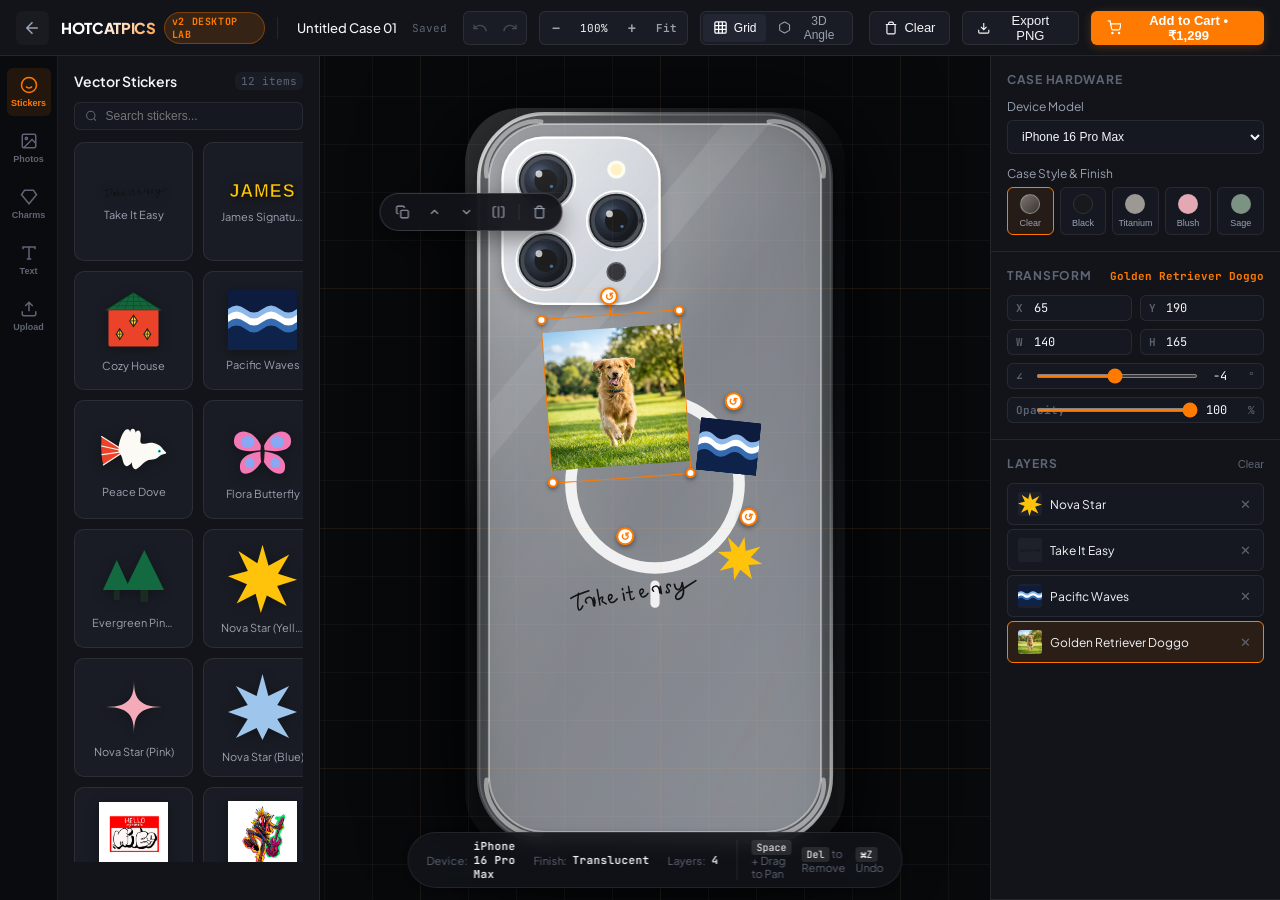
<file: v2/index.html>
<!DOCTYPE html>
<html lang="en">
<head>
  <meta charset="UTF-8">
  <meta name="viewport" content="width=device-width, initial-scale=1.0">
  <title>HOTCATPICS v2 — Desktop Studio & Experimentation Lab</title>
  <link rel="preconnect" href="https://fonts.googleapis.com">
  <link rel="preconnect" href="https://fonts.gstatic.com" crossorigin>
  <link href="https://fonts.googleapis.com/css2?family=Plus+Jakarta+Sans:wght@300;400;500;600;700;800&family=JetBrains+Mono:wght@400;500;600&display=swap" rel="stylesheet">
  <link rel="stylesheet" href="style.css">
</head>
<body class="desktop-workstation">
  <!-- Top Navigation Header -->
  <header class="studio-header">
    <div class="header-left">
      <a href="../index.html" class="back-link" title="Return to Main Store">
        <svg width="18" height="18" viewBox="0 0 24 24" fill="none" stroke="currentColor" stroke-width="2.2" stroke-linecap="round" stroke-linejoin="round"><path d="M19 12H5M12 19l-7-7 7-7"/></svg>
      </a>
      <div class="brand-group">
        <span class="brand-title">HOTCATPICS</span>
        <span class="v2-badge">v2 DESKTOP LAB</span>
      </div>
      <div class="doc-title-wrapper">
        <span class="doc-title" contenteditable="true" spellcheck="false" id="projectTitle">Untitled Case 01</span>
        <span class="save-status" id="saveStatus">Saved</span>
      </div>
    </div>

    <div class="header-center">
      <div class="history-controls">
        <button class="tool-btn" id="undoBtn" title="Undo (Cmd+Z)" disabled>
          <svg width="16" height="16" viewBox="0 0 24 24" fill="none" stroke="currentColor" stroke-width="2"><path d="M3 7v6h6"/><path d="M21 17a9 9 0 00-9-9 9 9 0 00-6 2.3L3 13"/></svg>
        </button>
        <button class="tool-btn" id="redoBtn" title="Redo (Cmd+Shift+Z)" disabled>
          <svg width="16" height="16" viewBox="0 0 24 24" fill="none" stroke="currentColor" stroke-width="2"><path d="M21 7v6h-6"/><path d="M3 17a9 9 0 019-9 9 9 0 016 2.3L21 13"/></svg>
        </button>
      </div>

      <div class="zoom-controls">
        <button class="tool-btn" id="zoomOutBtn" title="Zoom Out (-)">−</button>
        <span class="zoom-display" id="zoomLevel">100%</span>
        <button class="tool-btn" id="zoomInBtn" title="Zoom In (+)">+</button>
        <button class="tool-btn text-btn" id="zoomFitBtn" title="Reset Zoom">Fit</button>
      </div>

      <div class="view-toggles">
        <button class="view-btn active" id="viewToggleGrid" title="Toggle Blueprint Grid">
          <svg width="15" height="15" viewBox="0 0 24 24" fill="none" stroke="currentColor" stroke-width="2"><rect x="3" y="3" width="18" height="18" rx="2"/><path d="M3 9h18M3 15h18M9 3v18M15 3v18"/></svg>
          <span>Grid</span>
        </button>
        <button class="view-btn" id="viewToggleMockup" title="Toggle 3D Angle Preview">
          <svg width="15" height="15" viewBox="0 0 24 24" fill="none" stroke="currentColor" stroke-width="2"><path d="M21 16V8a2 2 0 00-1-1.73l-7-4a2 2 0 00-2 0l-7 4A2 2 0 003 8v8a2 2 0 001 1.73l7 4a2 2 0 002 0l7-4A2 2 0 0021 16z"/></svg>
          <span>3D Angle</span>
        </button>
      </div>
    </div>

    <div class="header-right">
      <button class="secondary-btn" id="clearCanvasBtn">
        <svg width="14" height="14" viewBox="0 0 24 24" fill="none" stroke="currentColor" stroke-width="2"><path d="M3 6h18M19 6v14a2 2 0 01-2 2H7a2 2 0 01-2-2V6m3 0V4a2 2 0 012-2h4a2 2 0 012 2v2"/></svg>
        <span>Clear</span>
      </button>
      <button class="secondary-btn" id="exportBtn">
        <svg width="14" height="14" viewBox="0 0 24 24" fill="none" stroke="currentColor" stroke-width="2"><path d="M21 15v4a2 2 0 01-2 2H5a2 2 0 01-2-2v-4M7 10l5 5 5-5M12 15V3"/></svg>
        <span>Export PNG</span>
      </button>
      <button class="primary-btn" id="addToCartBtn">
        <svg width="15" height="15" viewBox="0 0 24 24" fill="none" stroke="currentColor" stroke-width="2"><circle cx="9" cy="21" r="1"/><circle cx="20" cy="21" r="1"/><path d="M1 1h4l2.68 13.39a2 2 0 002 1.61h9.72a2 2 0 002-1.61L23 6H6"/></svg>
        <span>Add to Cart • ₹1,299</span>
      </button>
    </div>
  </header>

  <!-- Main Workstation Layout -->
  <main class="studio-workspace">
    <!-- Left Asset & Tool Palette -->
    <aside class="studio-sidebar left-sidebar">
      <nav class="sidebar-tabs">
        <button class="tab-item active" data-tab="stickers" title="Vector Stickers">
          <svg width="18" height="18" viewBox="0 0 24 24" fill="none" stroke="currentColor" stroke-width="2"><circle cx="12" cy="12" r="10"/><path d="M8 14s1.5 2 4 2 4-2 4-2M9 9h.01M15 9h.01"/></svg>
          <span>Stickers</span>
        </button>
        <button class="tab-item" data-tab="photos" title="Polaroids & Photos">
          <svg width="18" height="18" viewBox="0 0 24 24" fill="none" stroke="currentColor" stroke-width="2"><rect x="3" y="3" width="18" height="18" rx="2"/><circle cx="8.5" cy="8.5" r="1.5"/><path d="M21 15l-5-5L5 21"/></svg>
          <span>Photos</span>
        </button>
        <button class="tab-item" data-tab="charms" title="Phone Charms">
          <svg width="18" height="18" viewBox="0 0 24 24" fill="none" stroke="currentColor" stroke-width="2"><path d="M6 3h12l4 6-10 12L2 9l4-6z"/></svg>
          <span>Charms</span>
        </button>
        <button class="tab-item" data-tab="text" title="Typography & Tags">
          <svg width="18" height="18" viewBox="0 0 24 24" fill="none" stroke="currentColor" stroke-width="2"><polyline points="4 7 4 4 20 4 20 7"/><line x1="9" y1="20" x2="15" y2="20"/><line x1="12" y1="4" x2="12" y2="20"/></svg>
          <span>Text</span>
        </button>
        <button class="tab-item" data-tab="upload" title="Custom Upload">
          <svg width="18" height="18" viewBox="0 0 24 24" fill="none" stroke="currentColor" stroke-width="2"><path d="M21 15v4a2 2 0 01-2 2H5a2 2 0 01-2-2v-4M17 8l-5-5-5 5M12 3v12"/></svg>
          <span>Upload</span>
        </button>
      </nav>

      <div class="sidebar-panel-container">
        <!-- Stickers Tab Panel -->
        <div class="tab-panel active" id="panel-stickers">
          <div class="panel-header">
            <h3>Vector Stickers</h3>
            <span class="badge" id="stickerCount">12 items</span>
          </div>
          <div class="search-box">
            <svg width="14" height="14" viewBox="0 0 24 24" fill="none" stroke="currentColor" stroke-width="2"><circle cx="11" cy="11" r="8"/><path d="M21 21l-4.35-4.35"/></svg>
            <input type="text" id="stickerSearch" placeholder="Search stickers...">
          </div>
          <div class="asset-grid" id="stickersGrid">
            <!-- Stickers populated dynamically -->
          </div>
        </div>

        <!-- Photos Tab Panel -->
        <div class="tab-panel" id="panel-photos">
          <div class="panel-header">
            <h3>Photos & Mini Cards</h3>
          </div>
          <div class="asset-grid" id="photosGrid">
            <!-- Photos populated dynamically -->
          </div>
        </div>

        <!-- Charms Tab Panel -->
        <div class="tab-panel" id="panel-charms">
          <div class="panel-header">
            <h3>Beaded Charms</h3>
          </div>
          <div class="asset-grid" id="charmsGrid">
            <!-- Charms populated dynamically -->
          </div>
        </div>

        <!-- Text Tab Panel -->
        <div class="tab-panel" id="panel-text">
          <div class="panel-header">
            <h3>Custom Text</h3>
          </div>
          <div class="text-tool-form">
            <input type="text" id="customTextInput" placeholder="Enter text..." value="HOTCAT">
            <div class="font-selector">
              <label>Font Style</label>
              <select id="fontFamilySelect">
                <option value="'JetBrains Mono', monospace">JetBrains Mono</option>
                <option value="'Plus Jakarta Sans', sans-serif">Plus Jakarta Sans</option>
                <option value="Impact, sans-serif">Bold Impact</option>
                <option value="cursive">Cursive Handwritten</option>
              </select>
            </div>
            <div class="color-picker-row">
              <label>Color</label>
              <div class="color-swatches" id="textColorSwatches">
                <button class="color-swatch active" style="background: #ffffff;" data-color="#ffffff"></button>
                <button class="color-swatch" style="background: #000000;" data-color="#000000"></button>
                <button class="color-swatch" style="background: #ff7a00;" data-color="#ff7a00"></button>
                <button class="color-swatch" style="background: #ff3366;" data-color="#ff3366"></button>
                <button class="color-swatch" style="background: #00f0ff;" data-color="#00f0ff"></button>
                <button class="color-swatch" style="background: #ffdf00;" data-color="#ffdf00"></button>
              </div>
            </div>
            <button class="add-text-btn" id="addTextBtn">
              <svg width="15" height="15" viewBox="0 0 24 24" fill="none" stroke="currentColor" stroke-width="2"><path d="M12 5v14M5 12h14"/></svg>
              <span>Add Text to Case</span>
            </button>
          </div>
        </div>

        <!-- Upload Tab Panel -->
        <div class="tab-panel" id="panel-upload">
          <div class="panel-header">
            <h3>Upload Media</h3>
          </div>
          <div class="upload-dropzone" id="uploadDropzone">
            <svg width="32" height="32" viewBox="0 0 24 24" fill="none" stroke="currentColor" stroke-width="1.8"><path d="M21 15v4a2 2 0 01-2 2H5a2 2 0 01-2-2v-4M17 8l-5-5-5 5M12 3v12"/></svg>
            <p><strong>Click to upload</strong> or drag & drop</p>
            <span>PNG, JPG, SVG, WebP up to 10MB</span>
            <input type="file" id="fileInput" accept="image/*" style="display:none">
          </div>
          <div class="uploaded-items-list" id="uploadedList"></div>
        </div>
      </div>
    </aside>

    <!-- Center Canvas Stage -->
    <section class="studio-stage-container" id="stageContainer">
      <!-- Blueprint Coordinate Markers -->
      <div class="canvas-ruler horizontal-ruler" id="rulerX"></div>
      <div class="canvas-ruler vertical-ruler" id="rulerY"></div>

      <!-- Zoom/Pan Canvas Wrapper -->
      <div class="canvas-viewport" id="canvasViewport">
        <div class="canvas-grid-surface" id="gridSurface"></div>

        <!-- Case Stage -->
        <div class="phone-case-stage" id="phoneCaseStage">
          <!-- Hardware Case SVG Background -->
          <div class="case-hardware-container" id="caseHardware">
            <img src="../Assets/Phone Cover/case_translucent_magsafe.svg" alt="Translucent MagSafe Case" class="case-base-img" id="caseBaseImg">
            <div class="case-finish-overlay" id="caseFinishOverlay"></div>
            <div class="case-specular-highlight"></div>
          </div>

          <!-- Active Interactive Canvas Layers -->
          <div class="sticker-interactive-layer" id="stickerLayer">
            <!-- Elements dynamically attached here -->
          </div>

          <!-- Alignment Guides -->
          <div class="align-guide guide-x" id="guideX"></div>
          <div class="align-guide guide-y" id="guideY"></div>
        </div>

        <!-- Floating Context Toolbar (for selected item) -->
        <div class="floating-selection-toolbar" id="selectionToolbar">
          <button class="f-tool-btn" id="fDuplicateBtn" title="Duplicate (Cmd+D)">
            <svg width="14" height="14" viewBox="0 0 24 24" fill="none" stroke="currentColor" stroke-width="2"><rect x="9" y="9" width="13" height="13" rx="2"/><path d="M5 15H4a2 2 0 01-2-2V4a2 2 0 012-2h9a2 2 0 012 2v1"/></svg>
          </button>
          <button class="f-tool-btn" id="fLayerUpBtn" title="Bring Forward">
            <svg width="14" height="14" viewBox="0 0 24 24" fill="none" stroke="currentColor" stroke-width="2"><polyline points="18 15 12 9 6 15"/></svg>
          </button>
          <button class="f-tool-btn" id="fLayerDownBtn" title="Send Backward">
            <svg width="14" height="14" viewBox="0 0 24 24" fill="none" stroke="currentColor" stroke-width="2"><polyline points="6 9 12 15 18 9"/></svg>
          </button>
          <button class="f-tool-btn" id="fFlipHBtn" title="Flip Horizontal">
            <svg width="14" height="14" viewBox="0 0 24 24" fill="none" stroke="currentColor" stroke-width="2"><path d="M8 3H5a2 2 0 00-2 2v14c0 1.1.9 2 2 2h3M16 3h3a2 2 0 012 2v14a2 2 0 01-2 2h-3M12 2v20"/></svg>
          </button>
          <div class="f-tool-divider"></div>
          <button class="f-tool-btn danger" id="fDeleteBtn" title="Delete (Del)">
            <svg width="14" height="14" viewBox="0 0 24 24" fill="none" stroke="currentColor" stroke-width="2"><polyline points="3 6 5 6 21 6"/><path d="M19 6v14a2 2 0 01-2 2H7a2 2 0 01-2-2V6m3 0V4a2 2 0 012-2h4a2 2 0 012 2v2"/></svg>
          </button>
        </div>
      </div>

      <!-- Quick Canvas HUD Footer -->
      <footer class="stage-hud-bar">
        <div class="hud-item">
          <span class="hud-label">Device:</span>
          <span class="hud-val" id="hudDevice">iPhone 16 Pro Max</span>
        </div>
        <div class="hud-item">
          <span class="hud-label">Finish:</span>
          <span class="hud-val" id="hudFinish">Translucent Frost</span>
        </div>
        <div class="hud-item">
          <span class="hud-label">Layers:</span>
          <span class="hud-val" id="hudLayers">0</span>
        </div>
        <div class="hud-shortcuts">
          <span><kbd>Space</kbd> + Drag to Pan</span>
          <span><kbd>Del</kbd> to Remove</span>
          <span><kbd>⌘Z</kbd> Undo</span>
        </div>
      </footer>
    </section>

    <!-- Right Inspector & Customization Panel -->
    <aside class="studio-sidebar right-sidebar">
      <!-- Section: Device & Case Hardware -->
      <div class="inspector-section">
        <div class="section-title">Case Hardware</div>
        <div class="control-field">
          <label>Device Model</label>
          <select id="caseModelSelect" class="styled-select">
            <option value="iphone16promax">iPhone 16 Pro Max</option>
            <option value="iphone15pro">iPhone 15 Pro</option>
            <option value="iphone15">iPhone 15</option>
            <option value="samsung_s24">Samsung Galaxy S24 Ultra</option>
            <option value="pixel9pro">Google Pixel 9 Pro</option>
          </select>
        </div>
        <div class="control-field">
          <label>Case Style & Finish</label>
          <div class="case-finish-swatches" id="caseFinishSwatches">
            <button class="finish-swatch active" data-finish="translucent" title="Translucent Clear">
              <span class="swatch-preview finish-translucent"></span>
              <span class="swatch-label">Clear</span>
            </button>
            <button class="finish-swatch" data-finish="matte-black" title="Matte Obsidian Black">
              <span class="swatch-preview finish-black"></span>
              <span class="swatch-label">Black</span>
            </button>
            <button class="finish-swatch" data-finish="titanium" title="Natural Titanium">
              <span class="swatch-preview finish-titanium"></span>
              <span class="swatch-label">Titanium</span>
            </button>
            <button class="finish-swatch" data-finish="blush-pink" title="Blush Rose">
              <span class="swatch-preview finish-pink"></span>
              <span class="swatch-label">Blush</span>
            </button>
            <button class="finish-swatch" data-finish="sage-green" title="Sage Green">
              <span class="swatch-preview finish-green"></span>
              <span class="swatch-label">Sage</span>
            </button>
          </div>
        </div>
      </div>

      <!-- Section: Selected Element Transform Inspector -->
      <div class="inspector-section" id="inspectorTransform">
        <div class="section-title">
          <span>Transform</span>
          <span class="active-item-name" id="selectedItemName">No Selection</span>
        </div>
        
        <div class="property-grid">
          <div class="prop-input-group">
            <span class="prop-badge">X</span>
            <input type="number" id="propX" value="0" disabled>
          </div>
          <div class="prop-input-group">
            <span class="prop-badge">Y</span>
            <input type="number" id="propY" value="0" disabled>
          </div>
          <div class="prop-input-group">
            <span class="prop-badge">W</span>
            <input type="number" id="propW" value="0" disabled>
          </div>
          <div class="prop-input-group">
            <span class="prop-badge">H</span>
            <input type="number" id="propH" value="0" disabled>
          </div>
          <div class="prop-input-group full-width">
            <span class="prop-badge">∠</span>
            <input type="range" id="propRotateSlider" min="-180" max="180" value="0" disabled>
            <input type="number" id="propRotateNum" value="0" disabled class="num-compact">
            <span class="unit">°</span>
          </div>
          <div class="prop-input-group full-width">
            <span class="prop-badge">Opacity</span>
            <input type="range" id="propOpacitySlider" min="10" max="100" value="100" disabled>
            <input type="number" id="propOpacityNum" value="100" disabled class="num-compact">
            <span class="unit">%</span>
          </div>
        </div>
      </div>

      <!-- Section: Layer Stack -->
      <div class="inspector-section layers-section">
        <div class="section-title">
          <span>Layers</span>
          <button class="mini-btn" id="clearAllLayersBtn" title="Clear all stickers">Clear</button>
        </div>
        <div class="layer-list" id="layerList">
          <div class="empty-layers">No items placed yet. Click stickers on the left to add!</div>
        </div>
      </div>
    </aside>
  </main>

  <!-- Notification Toast -->
  <div class="toast-hub" id="toastHub"></div>

  <script src="app.js"></script>
</body>
</html>
</file>
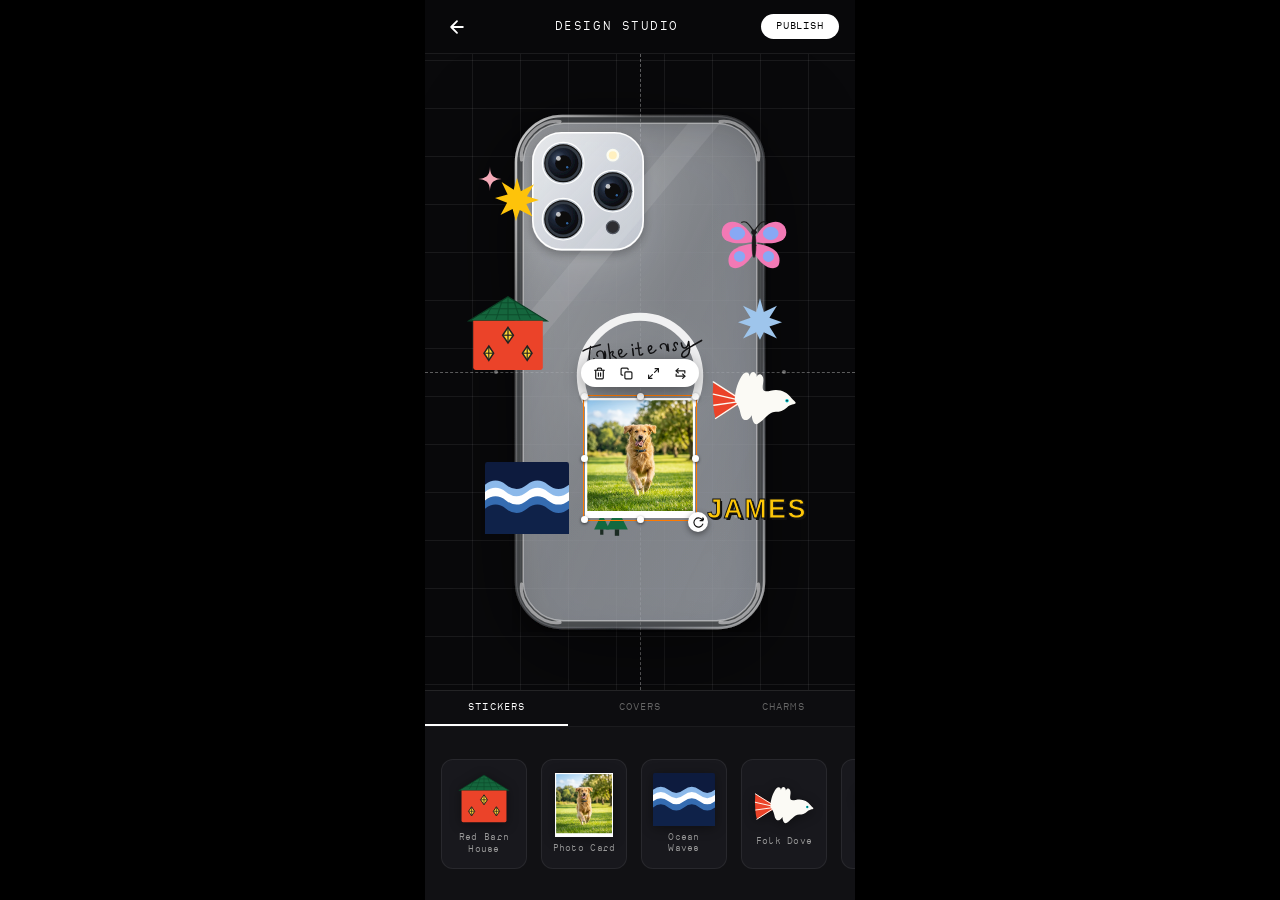
<file: studio.html>
<!DOCTYPE html>
<html lang="en">
<head>
  <meta charset="UTF-8" />
  <meta name="viewport" content="width=device-width, initial-scale=1.0, maximum-scale=1.0, user-scalable=no" />
  <title>HOTCATPICS — Design Studio</title>
  <style>
    @font-face {
      font-family: 'Heimat Mono';
      src: url('Assets/fonts/Heimat Mono.ttf') format('truetype');
      font-weight: bold;
      font-style: normal;
    }

    * {
      box-sizing: border-box;
      margin: 0;
      padding: 0;
      -webkit-tap-highlight-color: transparent;
    }

    body {
      background: #000;
      font-family: 'Helvetica Neue', -apple-system, BlinkMacSystemFont, Helvetica, Arial, sans-serif;
      display: flex;
      justify-content: center;
      align-items: center;
      min-height: 100vh;
      overflow: hidden;
    }

    #app {
      width: 100%;
      max-width: 430px;
      height: 100vh;
      max-height: 932px;
      background: #09090b;
      position: relative;
      overflow: hidden;
      display: flex;
      flex-direction: column;
      color: #fff;
    }

    /* ══════════════════════════════════════════════
       Top Studio Header
    ══════════════════════════════════════════════ */
    .studio-header {
      height: 54px;
      padding: 0 16px;
      display: flex;
      align-items: center;
      justify-content: space-between;
      z-index: 40;
      background: rgba(9, 9, 11, 0.85);
      backdrop-filter: blur(16px);
      border-bottom: 1px solid rgba(255, 255, 255, 0.08);
    }

    .header-btn {
      background: none;
      border: none;
      color: #fff;
      cursor: pointer;
      padding: 6px;
      display: flex;
      align-items: center;
      justify-content: center;
      transition: opacity 0.2s;
    }
    .header-btn:active { opacity: 0.6; }

    .header-title {
      font-size: 13px;
      font-weight: 700;
      letter-spacing: 0.12em;
      text-transform: uppercase;
      font-family: 'Heimat Mono', monospace;
      color: #fff;
    }

    .done-btn {
      background: #fff;
      color: #000;
      border: none;
      border-radius: 9999px;
      padding: 6px 15px;
      font-size: 11px;
      font-weight: 700;
      letter-spacing: 0.08em;
      cursor: pointer;
      font-family: 'Heimat Mono', monospace;
      transition: transform 0.15s, opacity 0.15s;
    }
    .done-btn:active { transform: scale(0.95); opacity: 0.9; }

    /* ══════════════════════════════════════════════
       Canvas Stage Area & Dark Architectural Grid
    ══════════════════════════════════════════════ */
    .studio-stage {
      flex: 1;
      position: relative;
      display: flex;
      align-items: center;
      justify-content: center;
      overflow: hidden;
      background-color: #09090b;
      /* Subtle dark blueprint grid (48px squares) */
      background-image:
        linear-gradient(to right, rgba(255, 255, 255, 0.07) 1px, transparent 1px),
        linear-gradient(to bottom, rgba(255, 255, 255, 0.07) 1px, transparent 1px);
      background-size: 48px 48px;
      background-position: center center;
    }

    /* Vertical and Horizontal Dashed Center Crosshairs */
    .grid-crosshair-v {
      position: absolute;
      top: 0;
      bottom: 0;
      left: 50%;
      width: 1px;
      border-left: 1px dashed rgba(255, 255, 255, 0.35);
      pointer-events: none;
      z-index: 1;
    }

    .grid-crosshair-h {
      position: absolute;
      left: 0;
      right: 0;
      top: 50%;
      height: 1px;
      border-top: 1px dashed rgba(255, 255, 255, 0.35);
      pointer-events: none;
      z-index: 1;
    }

    /* Blueprint Intersection Dots */
    .grid-dot {
      position: absolute;
      width: 4px;
      height: 4px;
      border-radius: 50%;
      background: rgba(255, 255, 255, 0.45);
      transform: translate(-50%, -50%);
      pointer-events: none;
      z-index: 1;
    }

    /* ══════════════════════════════════════════════
       Central Dominant Phone Case Container
    ══════════════════════════════════════════════ */
    .phone-case-container {
      width: 260px;
      height: 520px;
      position: relative;
      display: flex;
      align-items: center;
      justify-content: center;
      user-select: none;
      z-index: 10;
    }

    .phone-cover-img {
      width: 100%;
      height: 100%;
      object-fit: contain;
      pointer-events: none;
      filter: drop-shadow(0 20px 48px rgba(0, 0, 0, 0.75));
      transition: transform 0.3s cubic-bezier(0.4, 0, 0.2, 1);
    }

    /* ══════════════════════════════════════════════
       Interactive Placed Items & Selection Frames
    ══════════════════════════════════════════════ */
    .placed-item {
      position: absolute;
      touch-action: none;
      user-select: none;
      cursor: grab;
      display: inline-block;
      padding: 0;
      transform-origin: center center;
      transition: box-shadow 0.15s ease;
      z-index: 15;
    }
    .placed-item:active {
      cursor: grabbing;
    }

    .placed-item img {
      display: block;
      width: 100%;
      height: 100%;
      object-fit: contain;
      pointer-events: none;
    }

    /* Reference: Vibrant Orange Selection Frame */
    .placed-item.selected {
      outline: 1.5px solid #ff7a00;
      outline-offset: 1px;
      z-index: 30;
    }

    /* White Handles at corners */
    .handle-dot {
      position: absolute;
      width: 7px;
      height: 7px;
      border-radius: 50%;
      background: #ffffff;
      box-shadow: 0 1px 3px rgba(0, 0, 0, 0.6);
      display: none;
      pointer-events: none;
      z-index: 35;
    }

    .placed-item.selected .handle-dot {
      display: block;
    }

    .handle-tl { top: -4px; left: -4px; }
    .handle-tr { top: -4px; right: -4px; }
    .handle-bl { bottom: -4px; left: -4px; }
    .handle-br { bottom: -4px; right: -4px; }
    .handle-tc { top: -4px; left: calc(50% - 3.5px); }
    .handle-bc { bottom: -4px; left: calc(50% - 3.5px); }
    .handle-ml { top: calc(50% - 3.5px); left: -4px; }
    .handle-mr { top: calc(50% - 3.5px); right: -4px; }

    /* Circular White Rotation Handle with ↺ Arrow */
    .rotate-handle {
      position: absolute;
      bottom: -13px;
      right: -13px;
      width: 20px;
      height: 20px;
      border-radius: 50%;
      background: #ffffff;
      color: #111;
      display: none;
      align-items: center;
      justify-content: center;
      box-shadow: 0 2px 6px rgba(0, 0, 0, 0.45);
      cursor: pointer;
      z-index: 36;
      transition: transform 0.15s ease;
    }
    .rotate-handle:hover {
      transform: scale(1.15);
    }
    .rotate-handle:active {
      transform: scale(0.92);
    }
    .placed-item.selected .rotate-handle {
      display: flex;
    }

    /* ══════════════════════════════════════════════
       Floating White Pill Toolbar
    ══════════════════════════════════════════════ */
    .floating-pill-toolbar {
      position: absolute;
      top: -38px;
      left: 50%;
      transform: translateX(-50%);
      background: #ffffff;
      border-radius: 9999px;
      height: 28px;
      padding: 0 10px;
      display: none;
      align-items: center;
      gap: 10px;
      box-shadow: 0 4px 18px rgba(0, 0, 0, 0.4);
      z-index: 50;
      white-space: nowrap;
      pointer-events: auto;
    }

    .placed-item.selected .floating-pill-toolbar {
      display: flex;
    }

    .pill-btn {
      background: none;
      border: none;
      color: #1a1a1a;
      cursor: pointer;
      display: flex;
      align-items: center;
      justify-content: center;
      padding: 2px;
      transition: opacity 0.15s, transform 0.15s;
    }
    .pill-btn:hover {
      opacity: 0.7;
      transform: scale(1.1);
    }
    .pill-btn:active {
      transform: scale(0.9);
    }

    /* ══════════════════════════════════════════════
       Bottom Tray Drawer & Tabs
    ══════════════════════════════════════════════ */
    .studio-drawer {
      height: 210px;
      background: #111114;
      border-top: 1px solid rgba(255, 255, 255, 0.08);
      display: flex;
      flex-direction: column;
      z-index: 40;
    }

    .drawer-tabs {
      display: flex;
      border-bottom: 1px solid rgba(255, 255, 255, 0.06);
      background: #0d0d10;
    }

    .drawer-tab {
      flex: 1;
      padding: 10px 0;
      text-align: center;
      font-size: 11px;
      font-weight: 700;
      letter-spacing: 0.1em;
      font-family: 'Heimat Mono', monospace;
      color: #666;
      cursor: pointer;
      transition: color 0.2s;
    }

    .drawer-tab.active {
      color: #fff;
      border-bottom: 2px solid #fff;
    }

    .drawer-items-scroll {
      flex: 1;
      overflow-x: auto;
      display: flex;
      align-items: center;
      gap: 14px;
      padding: 0 16px;
      scrollbar-width: none;
    }
    .drawer-items-scroll::-webkit-scrollbar { display: none; }

    .asset-card {
      width: 86px;
      height: 110px;
      background: #18181d;
      border-radius: 12px;
      border: 1px solid rgba(255, 255, 255, 0.07);
      flex-shrink: 0;
      display: flex;
      flex-direction: column;
      align-items: center;
      justify-content: center;
      padding: 8px;
      cursor: pointer;
      transition: transform 0.15s, border-color 0.15s, background 0.15s;
    }
    .asset-card:hover {
      border-color: rgba(255, 255, 255, 0.25);
      background: #1f1f26;
    }
    .asset-card:active {
      transform: scale(0.93);
      border-color: #ff7a00;
    }

    .asset-card img {
      max-width: 62px;
      max-height: 64px;
      object-fit: contain;
      margin-bottom: 6px;
      filter: drop-shadow(0 2px 6px rgba(0,0,0,0.4));
    }

    .asset-card-title {
      font-size: 9.5px;
      color: #999;
      text-align: center;
      line-height: 1.2;
      font-family: 'Heimat Mono', monospace;
      letter-spacing: 0.03em;
      overflow: hidden;
      display: -webkit-box;
      -webkit-line-clamp: 2;
      -webkit-box-orient: vertical;
    }

    /* ══════════════════════════════════════════════
       Toast
    ══════════════════════════════════════════════ */
    #toast {
      position: fixed;
      top: 66px;
      left: 50%;
      transform: translateX(-50%) translateY(-20px);
      background: rgba(255, 255, 255, 0.95);
      color: #000;
      font-size: 12px;
      font-weight: 700;
      font-family: 'Heimat Mono', monospace;
      letter-spacing: 0.04em;
      padding: 7px 18px;
      border-radius: 9999px;
      z-index: 100;
      opacity: 0;
      transition: transform 0.25s cubic-bezier(0.4, 0, 0.2, 1), opacity 0.25s ease;
      pointer-events: none;
      box-shadow: 0 4px 16px rgba(0,0,0,0.3);
    }
    #toast.show {
      transform: translateX(-50%) translateY(0);
      opacity: 1;
    }
  </style>
</head>
<body>
  <div id="app">
    <!-- Top Header Bar -->
    <div class="studio-header">
      <button class="header-btn" id="exitBtn" title="Back to profile">
        <svg width="20" height="20" viewBox="0 0 24 24" fill="none" stroke="currentColor" stroke-width="2.2" stroke-linecap="round" stroke-linejoin="round">
          <path d="M19 12H5M12 19l-7-7 7-7"/>
        </svg>
      </button>
      <span class="header-title">DESIGN STUDIO</span>
      <button class="done-btn" id="publishBtn">PUBLISH</button>
    </div>

    <!-- Canvas Stage Area with Dark Grid & Dashed Center Crosshairs -->
    <div class="studio-stage" id="stage">
      <div class="grid-crosshair-v"></div>
      <div class="grid-crosshair-h"></div>
      
      <!-- Subtle intersection dot markers -->
      <div class="grid-dot" style="left: calc(50% - 96px); top: calc(50% - 144px);"></div>
      <div class="grid-dot" style="left: calc(50% + 96px); top: calc(50% - 144px);"></div>
      <div class="grid-dot" style="left: calc(50% - 96px); top: calc(50% + 144px);"></div>
      <div class="grid-dot" style="left: calc(50% + 96px); top: calc(50% + 144px);"></div>
      <div class="grid-dot" style="left: calc(50% - 144px); top: 50%;"></div>
      <div class="grid-dot" style="left: calc(50% + 144px); top: 50%;"></div>

      <!-- Dominant Translucent Phone Case Container -->
      <div class="phone-case-container" id="phoneContainer">
        <img id="baseCover" class="phone-cover-img" src="Assets/Phone Cover/case_translucent_magsafe.svg" alt="Phone Cover Base" />
      </div>
    </div>

    <!-- Asset Tray Drawer -->
    <div class="studio-drawer">
      <div class="drawer-tabs">
        <div class="drawer-tab active" data-tab="stickers">STICKERS</div>
        <div class="drawer-tab" data-tab="covers">COVERS</div>
        <div class="drawer-tab" data-tab="charms">CHARMS</div>
      </div>
      <div class="drawer-items-scroll" id="assetTray">
        <!-- Asset Cards dynamically rendered here -->
      </div>
    </div>

    <div id="toast">Design Published!</div>
  </div>

  <script>
    // Cohesive, Expressive Designer Asset Library
    const ASSETS = {
      stickers: [
        { name: 'Red Barn House', img: 'Assets/Stickers/house.svg', defaultW: 96, defaultH: 84 },
        { name: 'Photo Card', img: 'Assets/Stickers/photo_card.png', defaultW: 95, defaultH: 104 },
        { name: 'Ocean Waves', img: 'Assets/Stickers/waves.svg', defaultW: 88, defaultH: 76 },
        { name: 'Folk Dove', img: 'Assets/Stickers/dove.svg', defaultW: 86, defaultH: 70 },
        { name: 'Butterfly', img: 'Assets/Stickers/butterfly.svg', defaultW: 76, defaultH: 65 },
        { name: 'Athletic JAMES', img: 'Assets/Stickers/james.svg', defaultW: 105, defaultH: 34 },
        { name: 'Take it easy', img: 'Assets/Stickers/take_it_easy.svg', defaultW: 115, defaultH: 36 },
        { name: 'Yellow Sparkle', img: 'Assets/Stickers/star_yellow.svg', defaultW: 42, defaultH: 42 },
        { name: 'Pink Star', img: 'Assets/Stickers/star_pink.svg', defaultW: 32, defaultH: 32 },
        { name: 'Ice Blue Star', img: 'Assets/Stickers/star_blue.svg', defaultW: 40, defaultH: 40 },
        { name: 'Pine Trees', img: 'Assets/Stickers/pine_trees.svg', defaultW: 46, defaultH: 40 },
        { name: 'Spider Punk', img: 'Assets/Items/sticker_spiderpunk.png', defaultW: 80, defaultH: 80 }
      ],
      covers: [
        { name: 'Translucent MagSafe', img: 'Assets/Phone Cover/case_translucent_magsafe.svg' },
        { name: 'Silicon Beige', img: 'Assets/Items/case_beige.png' },
        { name: 'Burgundy Wave', img: 'Assets/POSTS/post2.png' },
        { name: 'Marimekko Clear', img: 'Assets/POSTS/post3.png' }
      ],
      charms: [
        { name: 'Little Aid Charm', img: 'Assets/Items/charm_cat.jpg' },
        { name: 'Pearl Beaded Strap', img: 'Assets/POSTS/post2.png' },
        { name: 'Phone Charm', img: 'Assets/Charms/phone_charm_1789298636210.jpg' }
      ]
    };

    const stage = document.getElementById('stage');
    const phoneContainer = document.getElementById('phoneContainer');
    const baseCover = document.getElementById('baseCover');
    const assetTray = document.getElementById('assetTray');
    const publishBtn = document.getElementById('publishBtn');
    const exitBtn = document.getElementById('exitBtn');

    let activeTab = 'stickers';
    let selectedElement = null;

    // Switch Tabs
    document.querySelectorAll('.drawer-tab').forEach(tab => {
      tab.addEventListener('click', () => {
        document.querySelectorAll('.drawer-tab').forEach(t => t.classList.remove('active'));
        tab.classList.add('active');
        activeTab = tab.dataset.tab;
        renderTray();
      });
    });

    // Render Asset Tray
    function renderTray() {
      assetTray.innerHTML = '';
      const list = ASSETS[activeTab] || [];
      list.forEach(item => {
        const card = document.createElement('div');
        card.className = 'asset-card';
        card.innerHTML = `
          <img src="${item.img}" alt="${item.name}" />
          <div class="asset-card-title">${item.name}</div>
        `;
        card.addEventListener('click', () => {
          if (activeTab === 'covers') {
            baseCover.src = item.img;
            showToast(`Cover set: ${item.name}`);
          } else {
            addItemToStage(item);
          }
        });
        assetTray.appendChild(card);
      });
    }

    // SVG Icons for floating pill toolbar
    const ICONS = {
      delete: `<svg width="13" height="13" viewBox="0 0 24 24" fill="none" stroke="currentColor" stroke-width="2.2" stroke-linecap="round" stroke-linejoin="round"><polyline points="3 6 5 6 21 6"/><path d="M19 6v14a2 2 0 0 1-2 2H7a2 2 0 0 1-2-2V6m3 0V4a2 2 0 0 1 2-2h4a2 2 0 0 1 2 2v2"/><line x1="10" y1="11" x2="10" y2="17"/><line x1="14" y1="11" x2="14" y2="17"/></svg>`,
      duplicate: `<svg width="13" height="13" viewBox="0 0 24 24" fill="none" stroke="currentColor" stroke-width="2.2" stroke-linecap="round" stroke-linejoin="round"><rect x="9" y="9" width="13" height="13" rx="2" ry="2"/><path d="M5 15H4a2 2 0 0 1-2-2V4a2 2 0 0 1 2-2h9a2 2 0 0 1 2 2v1"/></svg>`,
      scale: `<svg width="13" height="13" viewBox="0 0 24 24" fill="none" stroke="currentColor" stroke-width="2.2" stroke-linecap="round" stroke-linejoin="round"><polyline points="15 3 21 3 21 9"/><polyline points="9 21 3 21 3 15"/><line x1="21" y1="3" x2="14" y2="10"/><line x1="3" y1="21" x2="10" y2="14"/></svg>`,
      flip: `<svg width="13" height="13" viewBox="0 0 24 24" fill="none" stroke="currentColor" stroke-width="2.2" stroke-linecap="round" stroke-linejoin="round"><polyline points="8 3 4 7 8 11"/><polyline points="4 7 20 7 20 11"/><polyline points="16 21 20 17 16 13"/><polyline points="20 17 4 17 4 13"/></svg>`,
      rotate: `<svg width="11" height="11" viewBox="0 0 24 24" fill="none" stroke="currentColor" stroke-width="2.5" stroke-linecap="round" stroke-linejoin="round"><path d="M21.5 2v6h-6M21.34 15.57a10 10 0 1 1-.57-8.38l5.67-5.67"/></svg>`
    };

    // Add Sticker / Item to Stage
    function addItemToStage(item, options = {}) {
      const el = document.createElement('div');
      el.className = 'placed-item';
      
      const width = options.width || item.defaultW || 90;
      const height = options.height || item.defaultH || 90;
      const left = options.left !== undefined ? options.left : (phoneContainer.clientWidth / 2 - width / 2);
      const top = options.top !== undefined ? options.top : (phoneContainer.clientHeight / 2 - height / 2);
      const rotation = options.rotation || 0;
      const flipped = options.flipped || false;

      el.style.left = `${left}px`;
      el.style.top = `${top}px`;
      el.style.width = `${width}px`;
      el.style.height = `${height}px`;

      el.dataset.rotation = rotation;
      el.dataset.flipped = flipped ? '1' : '0';
      el.dataset.itemName = item.name;
      el.dataset.itemImg = item.img;
      el.dataset.scaleFactor = options.scaleFactor || 1;

      updateTransform(el);

      el.innerHTML = `
        <img src="${item.img}" alt="${item.name}" />
        
        <!-- White corner handles -->
        <div class="handle-dot handle-tl"></div>
        <div class="handle-dot handle-tr"></div>
        <div class="handle-dot handle-bl"></div>
        <div class="handle-dot handle-br"></div>
        <div class="handle-dot handle-tc"></div>
        <div class="handle-dot handle-bc"></div>
        <div class="handle-dot handle-ml"></div>
        <div class="handle-dot handle-mr"></div>
        
        <!-- Bottom-Right Circular Rotation Handle -->
        <div class="rotate-handle" title="Rotate item">${ICONS.rotate}</div>

        <!-- Floating White Pill Toolbar -->
        <div class="floating-pill-toolbar">
          <button class="pill-btn delete-btn" title="Delete">${ICONS.delete}</button>
          <button class="pill-btn dup-btn" title="Duplicate">${ICONS.duplicate}</button>
          <button class="pill-btn scale-btn" title="Resize">${ICONS.scale}</button>
          <button class="pill-btn flip-btn" title="Flip">${ICONS.flip}</button>
        </div>
      `;

      phoneContainer.appendChild(el);
      makeInteractive(el);
      selectItem(el);
      if (!options.silent) {
        showToast(`Added ${item.name}`);
      }
      return el;
    }

    function updateTransform(el) {
      const rot = parseFloat(el.dataset.rotation || 0);
      const flip = el.dataset.flipped === '1' ? -1 : 1;
      const scale = parseFloat(el.dataset.scaleFactor || 1);
      el.style.transform = `rotate(${rot}deg) scaleX(${flip * scale}) scaleY(${scale})`;
    }

    // Select / Deselect Item
    function selectItem(el) {
      document.querySelectorAll('.placed-item').forEach(i => i.classList.remove('selected'));
      if (el) {
        el.classList.add('selected');
        selectedElement = el;
      } else {
        selectedElement = null;
      }
    }

    stage.addEventListener('pointerdown', (e) => {
      if (!e.target.closest('.placed-item') && !e.target.closest('.studio-drawer')) {
        selectItem(null);
      }
    });

    // Make Placed Element Interactive (Drag, Rotate, Actions)
    function makeInteractive(el) {
      let isDragging = false;
      let startX = 0, startY = 0;
      let initialLeft = 0, initialTop = 0;

      // Pill Toolbar Buttons
      const deleteBtn = el.querySelector('.delete-btn');
      deleteBtn.addEventListener('click', (e) => {
        e.stopPropagation();
        el.remove();
        selectItem(null);
      });

      const dupBtn = el.querySelector('.dup-btn');
      dupBtn.addEventListener('click', (e) => {
        e.stopPropagation();
        const itemData = {
          name: el.dataset.itemName,
          img: el.dataset.itemImg
        };
        addItemToStage(itemData, {
          width: el.clientWidth,
          height: el.clientHeight,
          left: el.offsetLeft + 16,
          top: el.offsetTop + 16,
          rotation: parseFloat(el.dataset.rotation || 0),
          flipped: el.dataset.flipped === '1',
          scaleFactor: parseFloat(el.dataset.scaleFactor || 1)
        });
      });

      const scaleBtn = el.querySelector('.scale-btn');
      scaleBtn.addEventListener('click', (e) => {
        e.stopPropagation();
        let cur = parseFloat(el.dataset.scaleFactor || 1);
        if (cur >= 1.4) cur = 0.8;
        else if (cur >= 1.0) cur = 1.3;
        else cur = 1.0;
        el.dataset.scaleFactor = cur;
        updateTransform(el);
      });

      const flipBtn = el.querySelector('.flip-btn');
      flipBtn.addEventListener('click', (e) => {
        e.stopPropagation();
        el.dataset.flipped = el.dataset.flipped === '1' ? '0' : '1';
        updateTransform(el);
      });

      // Rotation Handle Drag & Click
      const rotateHandle = el.querySelector('.rotate-handle');
      let isRotating = false;

      rotateHandle.addEventListener('pointerdown', (e) => {
        e.stopPropagation();
        isRotating = true;
        rotateHandle.setPointerCapture(e.pointerId);
      });

      rotateHandle.addEventListener('pointermove', (e) => {
        if (!isRotating) return;
        const rect = el.getBoundingClientRect();
        const centerX = rect.left + rect.width / 2;
        const centerY = rect.top + rect.height / 2;
        const rad = Math.atan2(e.clientY - centerY, e.clientX - centerX);
        let deg = Math.round(rad * (180 / Math.PI) - 45); // offset for handle position
        el.dataset.rotation = deg;
        updateTransform(el);
      });

      rotateHandle.addEventListener('pointerup', () => {
        isRotating = false;
      });

      // Click on rotate handle directly steps 15 degrees
      rotateHandle.addEventListener('click', (e) => {
        e.stopPropagation();
        let deg = (parseFloat(el.dataset.rotation || 0) + 15) % 360;
        el.dataset.rotation = deg;
        updateTransform(el);
      });

      // Dragging the item
      el.addEventListener('pointerdown', (e) => {
        if (e.target.closest('.pill-btn') || e.target.closest('.rotate-handle')) return;
        selectItem(el);
        isDragging = true;
        startX = e.clientX;
        startY = e.clientY;
        initialLeft = el.offsetLeft;
        initialTop = el.offsetTop;
        el.setPointerCapture(e.pointerId);
      });

      el.addEventListener('pointermove', (e) => {
        if (!isDragging) return;
        const dx = e.clientX - startX;
        const dy = e.clientY - startY;
        el.style.left = `${initialLeft + dx}px`;
        el.style.top = `${initialTop + dy}px`;
      });

      el.addEventListener('pointerup', () => {
        isDragging = false;
      });
    }

    // Pre-populate Stage with the Curated Composition from the Reference
    function loadInitialComposition() {
      // 1. "Take it easy" script placed across MagSafe
      addItemToStage(
        { name: 'Take it easy', img: 'Assets/Stickers/take_it_easy.svg' },
        { width: 130, height: 40, left: 65, top: 215, rotation: -3, silent: true }
      );

      // 2. Photo card of the retriever
      addItemToStage(
        { name: 'Dog Photo Card', img: 'Assets/Stickers/photo_card.png' },
        { width: 110, height: 122, left: 75, top: 285, rotation: 0, silent: true }
      );

      // 3. Two pine trees near the photo card bottom
      addItemToStage(
        { name: 'Pine Trees', img: 'Assets/Stickers/pine_trees.svg' },
        { width: 38, height: 32, left: 82, top: 395, rotation: 0, silent: true }
      );

      // 4. Red Barn House to the left
      addItemToStage(
        { name: 'Red Barn House', img: 'Assets/Stickers/house.svg' },
        { width: 96, height: 84, left: -50, top: 180, rotation: 0, silent: true }
      );

      // 5. Ocean Waves bottom-left
      addItemToStage(
        { name: 'Ocean Waves', img: 'Assets/Stickers/waves.svg' },
        { width: 84, height: 72, left: -25, top: 350, rotation: 0, silent: true }
      );

      // 6. Folk Dove right of center
      addItemToStage(
        { name: 'Folk Dove', img: 'Assets/Stickers/dove.svg' },
        { width: 88, height: 72, left: 200, top: 250, rotation: 0, silent: true }
      );

      // 7. Butterfly top-right
      addItemToStage(
        { name: 'Butterfly', img: 'Assets/Stickers/butterfly.svg' },
        { width: 78, height: 68, left: 205, top: 95, rotation: 0, silent: true }
      );

      // 8. Collegiate JAMES bottom-right
      addItemToStage(
        { name: 'Athletic JAMES', img: 'Assets/Stickers/james.svg' },
        { width: 104, height: 34, left: 195, top: 380, rotation: 0, silent: true }
      );

      // 9. Stars: Yellow sparkle top-left, pink star, ice blue star
      addItemToStage(
        { name: 'Yellow Sparkle', img: 'Assets/Stickers/star_yellow.svg' },
        { width: 44, height: 44, left: -15, top: 65, rotation: 0, silent: true }
      );

      addItemToStage(
        { name: 'Pink Star', img: 'Assets/Stickers/star_pink.svg' },
        { width: 30, height: 30, left: -35, top: 52, rotation: 0, silent: true }
      );

      addItemToStage(
        { name: 'Ice Blue Star', img: 'Assets/Stickers/star_blue.svg' },
        { width: 44, height: 44, left: 228, top: 185, rotation: 0, silent: true }
      );

      // Default select the photo card
      const photoEl = document.querySelector('.placed-item:nth-child(3)');
      if (photoEl) selectItem(photoEl);
    }

    // Publish Custom Design & Save to LocalStorage
    publishBtn.addEventListener('click', async () => {
      publishBtn.disabled = true;
      publishBtn.textContent = 'SAVING...';
      showToast('Rendering design...');

      const canvas = document.createElement('canvas');
      canvas.width = 600;
      canvas.height = 1100;
      const ctx = canvas.getContext('2d');

      // 1. Dark aesthetic blueprint background
      ctx.fillStyle = '#09090b';
      ctx.fillRect(0, 0, canvas.width, canvas.height);

      // Grid lines on export
      ctx.strokeStyle = 'rgba(255, 255, 255, 0.08)';
      ctx.lineWidth = 1;
      for (let x = 0; x < canvas.width; x += 48) {
        ctx.beginPath();
        ctx.moveTo(x, 0);
        ctx.lineTo(x, canvas.height);
        ctx.stroke();
      }
      for (let y = 0; y < canvas.height; y += 48) {
        ctx.beginPath();
        ctx.moveTo(0, y);
        ctx.lineTo(canvas.width, y);
        ctx.stroke();
      }

      // 2. Draw Base Cover
      try {
        const coverImg = new Image();
        coverImg.crossOrigin = 'anonymous';
        await new Promise((resolve) => {
          coverImg.onload = resolve;
          coverImg.onerror = resolve;
          coverImg.src = baseCover.src;
        });
        const cW = 440;
        const cH = 880;
        const cX = (canvas.width - cW) / 2;
        const cY = (canvas.height - cH) / 2;
        ctx.drawImage(coverImg, cX, cY, cW, cH);
      } catch(e) {}

      // 3. Draw Overlay Placed Items
      const itemsUsed = [];
      const placedEls = phoneContainer.querySelectorAll('.placed-item');
      const scaleX = 440 / phoneContainer.clientWidth;
      const scaleY = 880 / phoneContainer.clientHeight;
      const offsetX = (canvas.width - 440) / 2;
      const offsetY = (canvas.height - 880) / 2;

      for (const el of placedEls) {
        const itemImgEl = el.querySelector('img');
        if (itemImgEl && itemImgEl.src) {
          try {
            const stImg = new Image();
            stImg.crossOrigin = 'anonymous';
            await new Promise((resolve) => {
              stImg.onload = resolve;
              stImg.onerror = resolve;
              stImg.src = itemImgEl.src;
            });

            const x = offsetX + el.offsetLeft * scaleX;
            const y = offsetY + el.offsetTop * scaleY;
            const w = el.clientWidth * scaleX;
            const h = el.clientHeight * scaleY;
            const rot = parseFloat(el.dataset.rotation || 0) * (Math.PI / 180);
            const flip = el.dataset.flipped === '1' ? -1 : 1;
            const userScale = parseFloat(el.dataset.scaleFactor || 1);

            ctx.save();
            ctx.translate(x + w / 2, y + h / 2);
            ctx.rotate(rot);
            ctx.scale(flip * userScale, userScale);
            ctx.drawImage(stImg, -w / 2, -h / 2, w, h);
            ctx.restore();

            itemsUsed.push({
              name: el.dataset.itemName || itemImgEl.alt || 'Custom Sticker',
              price: 150,
              img: itemImgEl.src
            });
          } catch(e) {}
        }
      }

      itemsUsed.unshift({
        name: 'Translucent MagSafe Case',
        price: 650,
        img: baseCover.src
      });

      const dataURL = canvas.toDataURL('image/png');

      const customPost = {
        id: 'post_' + Date.now(),
        src: dataURL,
        user: '@satyeks',
        tags: '#custom #designstudio #hotcatpics',
        items: itemsUsed,
        createdAt: Date.now()
      };

      try {
        const customPosts = JSON.parse(localStorage.getItem('hcp_custom_posts') || '[]');
        customPosts.unshift(customPost);
        localStorage.setItem('hcp_custom_posts', JSON.stringify(customPosts));
      } catch(e) {}

      showToast('Published to Feed & Profile!');
      setTimeout(() => {
        window.location.href = 'index.html#profile';
      }, 1000);
    });

    exitBtn.addEventListener('click', () => {
      window.location.href = 'index.html#profile';
    });

    function showToast(msg) {
      const toast = document.getElementById('toast');
      toast.textContent = msg;
      toast.classList.add('show');
      setTimeout(() => toast.classList.remove('show'), 2200);
    }

    // Initialize tray and stage composition
    renderTray();
    loadInitialComposition();
  </script>
</body>
</html>
</file>
<file: v2/style.css>
/* ==========================================================================
   HOTCATPICS v2 — Desktop Workstation & Studio Stylesheet
   ========================================================================== */

:root {
  --bg-primary: #0a0b0e;
  --bg-secondary: #12141a;
  --bg-tertiary: #191c24;
  --bg-elevated: #222632;
  --bg-input: #151820;

  --border-subtle: rgba(255, 255, 255, 0.08);
  --border-strong: rgba(255, 255, 255, 0.16);
  --border-focus: #ff7a00;

  --text-main: #f3f5f8;
  --text-secondary: #9aa1b0;
  --text-muted: #5e6575;

  --accent-orange: #ff7a00;
  --accent-orange-hover: #ff8e1f;
  --accent-orange-glow: rgba(255, 122, 0, 0.25);

  --accent-blue: #00d2ff;
  --accent-pink: #ff2d78;
  --accent-danger: #ef4444;

  --header-height: 56px;
  --left-sidebar-width: 320px;
  --right-sidebar-width: 290px;

  --font-sans: 'Plus Jakarta Sans', -apple-system, BlinkMacSystemFont, 'Segoe UI', Roboto, sans-serif;
  --font-mono: 'JetBrains Mono', monospace;
  
  --radius-sm: 6px;
  --radius-md: 10px;
  --radius-lg: 16px;
  --radius-full: 9999px;

  --shadow-sm: 0 2px 6px rgba(0, 0, 0, 0.3);
  --shadow-md: 0 8px 24px rgba(0, 0, 0, 0.45);
  --shadow-lg: 0 24px 60px rgba(0, 0, 0, 0.6);
}

*, *::before, *::after {
  box-sizing: border-box;
  margin: 0;
  padding: 0;
}

body.desktop-workstation {
  font-family: var(--font-sans);
  background-color: var(--bg-primary);
  color: var(--text-main);
  height: 100vh;
  width: 100vw;
  overflow: hidden;
  display: flex;
  flex-direction: column;
  user-select: none;
  -webkit-font-smoothing: antialiased;
}

/* Custom Sleek Scrollbar */
::-webkit-scrollbar {
  width: 5px;
  height: 5px;
}
::-webkit-scrollbar-track {
  background: transparent;
}
::-webkit-scrollbar-thumb {
  background: rgba(255, 255, 255, 0.15);
  border-radius: var(--radius-full);
}
::-webkit-scrollbar-thumb:hover {
  background: var(--accent-orange);
}

/* ==========================================================================
   Header Bar
   ========================================================================== */
.studio-header {
  height: var(--header-height);
  background: var(--bg-secondary);
  border-bottom: 1px solid var(--border-subtle);
  display: flex;
  align-items: center;
  justify-content: space-between;
  padding: 0 16px;
  z-index: 100;
  gap: 16px;
}

.header-left, .header-center, .header-right {
  display: flex;
  align-items: center;
  gap: 12px;
}

.back-link {
  display: flex;
  align-items: center;
  justify-content: center;
  width: 34px;
  height: 34px;
  border-radius: var(--radius-sm);
  color: var(--text-secondary);
  text-decoration: none;
  transition: all 0.15s ease;
  background: rgba(255, 255, 255, 0.03);
}

.back-link:hover {
  color: #fff;
  background: rgba(255, 255, 255, 0.08);
}

.brand-group {
  display: flex;
  align-items: center;
  gap: 8px;
}

.brand-title {
  font-weight: 800;
  font-size: 15px;
  letter-spacing: -0.02em;
  background: linear-gradient(135deg, #ffffff 40%, #ff9e42 100%);
  -webkit-background-clip: text;
  -webkit-text-fill-color: transparent;
}

.v2-badge {
  font-family: var(--font-mono);
  font-size: 10px;
  font-weight: 700;
  padding: 2px 7px;
  border-radius: var(--radius-full);
  background: rgba(255, 122, 0, 0.15);
  color: var(--accent-orange);
  border: 1px solid rgba(255, 122, 0, 0.35);
  letter-spacing: 0.06em;
}

.doc-title-wrapper {
  display: flex;
  align-items: center;
  gap: 8px;
  padding-left: 12px;
  border-left: 1px solid var(--border-subtle);
}

.doc-title {
  font-size: 13px;
  font-weight: 500;
  color: var(--text-main);
  outline: none;
  padding: 2px 6px;
  border-radius: var(--radius-sm);
  border: 1px solid transparent;
  transition: all 0.15s ease;
  max-width: 160px;
  white-space: nowrap;
  overflow: hidden;
  text-overflow: ellipsis;
}

.doc-title:hover, .doc-title:focus {
  border-color: var(--border-strong);
  background: var(--bg-tertiary);
}

.save-status {
  font-size: 11px;
  color: var(--text-muted);
  font-family: var(--font-mono);
}

/* Header Center Controls */
.history-controls, .zoom-controls {
  display: flex;
  align-items: center;
  background: var(--bg-tertiary);
  border: 1px solid var(--border-subtle);
  border-radius: var(--radius-sm);
  padding: 2px;
  gap: 2px;
}

.tool-btn {
  background: none;
  border: none;
  color: var(--text-secondary);
  width: 28px;
  height: 28px;
  border-radius: 4px;
  display: flex;
  align-items: center;
  justify-content: center;
  cursor: pointer;
  transition: all 0.15s ease;
  font-size: 14px;
  font-weight: 600;
}

.tool-btn:hover:not(:disabled) {
  background: rgba(255, 255, 255, 0.08);
  color: #fff;
}

.tool-btn:disabled {
  opacity: 0.35;
  cursor: not-allowed;
}

.tool-btn.text-btn {
  width: auto;
  padding: 0 8px;
  font-size: 11px;
  font-family: var(--font-mono);
}

.zoom-display {
  font-family: var(--font-mono);
  font-size: 11px;
  color: var(--text-main);
  padding: 0 8px;
  min-width: 44px;
  text-align: center;
}

.view-toggles {
  display: flex;
  align-items: center;
  background: var(--bg-tertiary);
  border: 1px solid var(--border-subtle);
  border-radius: var(--radius-sm);
  padding: 2px;
  gap: 2px;
}

.view-btn {
  background: none;
  border: none;
  color: var(--text-secondary);
  height: 28px;
  padding: 0 10px;
  border-radius: 4px;
  display: flex;
  align-items: center;
  gap: 6px;
  font-size: 12px;
  font-weight: 500;
  cursor: pointer;
  transition: all 0.15s ease;
}

.view-btn.active {
  background: var(--bg-elevated);
  color: #fff;
}

.view-btn:hover:not(.active) {
  background: rgba(255, 255, 255, 0.05);
  color: var(--text-main);
}

/* Header Right Actions */
.secondary-btn {
  display: flex;
  align-items: center;
  gap: 6px;
  height: 34px;
  padding: 0 14px;
  background: var(--bg-tertiary);
  border: 1px solid var(--border-subtle);
  border-radius: var(--radius-sm);
  color: var(--text-main);
  font-size: 13px;
  font-weight: 500;
  cursor: pointer;
  transition: all 0.15s ease;
}

.secondary-btn:hover {
  background: var(--bg-elevated);
  border-color: var(--border-strong);
}

.primary-btn {
  display: flex;
  align-items: center;
  gap: 8px;
  height: 34px;
  padding: 0 16px;
  background: var(--accent-orange);
  border: none;
  border-radius: var(--radius-sm);
  color: #fff;
  font-size: 13px;
  font-weight: 600;
  cursor: pointer;
  transition: all 0.15s ease;
  box-shadow: 0 2px 10px var(--accent-orange-glow);
}

.primary-btn:hover {
  background: var(--accent-orange-hover);
  transform: translateY(-1px);
}

/* ==========================================================================
   Main Studio Workspace
   ========================================================================== */
.studio-workspace {
  flex: 1;
  display: flex;
  height: calc(100vh - var(--header-height));
  position: relative;
  overflow: hidden;
}

/* ==========================================================================
   Left Sidebar: Assets & Tabs
   ========================================================================== */
.left-sidebar {
  width: var(--left-sidebar-width);
  height: 100%;
  background: var(--bg-secondary);
  border-right: 1px solid var(--border-subtle);
  display: flex;
  z-index: 20;
}

.sidebar-tabs {
  width: 58px;
  background: var(--bg-primary);
  border-right: 1px solid var(--border-subtle);
  display: flex;
  flex-direction: column;
  align-items: center;
  padding: 12px 0;
  gap: 8px;
}

.tab-item {
  width: 44px;
  height: 48px;
  background: none;
  border: none;
  border-radius: var(--radius-sm);
  color: var(--text-muted);
  display: flex;
  flex-direction: column;
  align-items: center;
  justify-content: center;
  gap: 4px;
  font-size: 9px;
  font-weight: 600;
  cursor: pointer;
  transition: all 0.15s ease;
}

.tab-item:hover {
  color: var(--text-secondary);
  background: rgba(255, 255, 255, 0.04);
}

.tab-item.active {
  color: var(--accent-orange);
  background: rgba(255, 122, 0, 0.1);
}

.sidebar-panel-container {
  flex: 1;
  height: 100%;
  overflow-y: auto;
  position: relative;
}

.tab-panel {
  display: none;
  padding: 16px;
  height: 100%;
  flex-direction: column;
  gap: 12px;
}

.tab-panel.active {
  display: flex;
}

.panel-header {
  display: flex;
  align-items: center;
  justify-content: space-between;
}

.panel-header h3 {
  font-size: 14px;
  font-weight: 600;
  color: var(--text-main);
}

.panel-header .badge {
  font-size: 11px;
  font-family: var(--font-mono);
  color: var(--text-muted);
  background: var(--bg-tertiary);
  padding: 2px 6px;
  border-radius: var(--radius-sm);
}

.search-box {
  display: flex;
  align-items: center;
  gap: 8px;
  background: var(--bg-input);
  border: 1px solid var(--border-subtle);
  border-radius: var(--radius-sm);
  padding: 6px 10px;
  color: var(--text-muted);
}

.search-box input {
  background: none;
  border: none;
  color: var(--text-main);
  font-size: 12px;
  outline: none;
  width: 100%;
}

.search-box:focus-within {
  border-color: var(--accent-orange);
}

.asset-grid {
  display: grid;
  grid-template-columns: repeat(2, 1fr);
  gap: 10px;
  overflow-y: auto;
  padding-right: 4px;
  max-height: calc(100vh - 180px);
}

.asset-card {
  background: var(--bg-tertiary);
  border: 1px solid var(--border-subtle);
  border-radius: var(--radius-md);
  padding: 12px;
  display: flex;
  flex-direction: column;
  align-items: center;
  justify-content: center;
  gap: 8px;
  cursor: grab;
  transition: all 0.2s cubic-bezier(0.16, 1, 0.3, 1);
  position: relative;
  aspect-ratio: 1;
}

.asset-card:hover {
  background: var(--bg-elevated);
  border-color: var(--accent-orange);
  transform: translateY(-2px);
  box-shadow: 0 4px 12px rgba(0, 0, 0, 0.4);
}

.asset-card:active {
  cursor: grabbing;
  transform: scale(0.96);
}

.asset-card img {
  max-width: 75%;
  max-height: 75%;
  object-fit: contain;
  pointer-events: none;
  filter: drop-shadow(0 2px 6px rgba(0,0,0,0.3));
}

.asset-card .asset-name {
  font-size: 11px;
  color: var(--text-secondary);
  white-space: nowrap;
  overflow: hidden;
  text-overflow: ellipsis;
  max-width: 90%;
  pointer-events: none;
}

/* Text Tool Form */
.text-tool-form {
  display: flex;
  flex-direction: column;
  gap: 14px;
}

.text-tool-form input[type="text"] {
  background: var(--bg-input);
  border: 1px solid var(--border-subtle);
  border-radius: var(--radius-sm);
  padding: 10px 12px;
  font-size: 13px;
  color: #fff;
  outline: none;
}

.text-tool-form input[type="text"]:focus {
  border-color: var(--accent-orange);
}

.font-selector select {
  width: 100%;
  background: var(--bg-input);
  border: 1px solid var(--border-subtle);
  color: var(--text-main);
  padding: 8px 10px;
  border-radius: var(--radius-sm);
  font-size: 12px;
  outline: none;
  margin-top: 6px;
}

.color-picker-row label, .font-selector label {
  font-size: 12px;
  color: var(--text-secondary);
  font-weight: 500;
}

.color-swatches {
  display: flex;
  gap: 8px;
  margin-top: 6px;
}

.color-swatch {
  width: 24px;
  height: 24px;
  border-radius: 50%;
  border: 2px solid transparent;
  cursor: pointer;
  transition: transform 0.15s ease;
}

.color-swatch.active {
  border-color: var(--accent-orange);
  transform: scale(1.15);
}

.add-text-btn {
  display: flex;
  align-items: center;
  justify-content: center;
  gap: 8px;
  background: var(--bg-elevated);
  border: 1px solid var(--border-subtle);
  color: #fff;
  padding: 10px;
  border-radius: var(--radius-sm);
  font-size: 13px;
  font-weight: 600;
  cursor: pointer;
  transition: all 0.15s ease;
}

.add-text-btn:hover {
  background: var(--accent-orange);
  border-color: var(--accent-orange);
}

/* Upload Dropzone */
.upload-dropzone {
  border: 2px dashed var(--border-subtle);
  border-radius: var(--radius-md);
  padding: 30px 16px;
  display: flex;
  flex-direction: column;
  align-items: center;
  justify-content: center;
  text-align: center;
  gap: 8px;
  cursor: pointer;
  transition: all 0.2s ease;
  background: rgba(255, 255, 255, 0.02);
}

.upload-dropzone:hover, .upload-dropzone.dragover {
  border-color: var(--accent-orange);
  background: rgba(255, 122, 0, 0.05);
}

.upload-dropzone svg {
  color: var(--text-muted);
}

.upload-dropzone p {
  font-size: 13px;
  color: var(--text-main);
}

.upload-dropzone span {
  font-size: 11px;
  color: var(--text-muted);
}

/* ==========================================================================
   Center Stage: Blueprint Canvas & Case
   ========================================================================== */
.studio-stage-container {
  flex: 1;
  height: 100%;
  position: relative;
  background: #08090b;
  overflow: hidden;
  display: flex;
  align-items: center;
  justify-content: center;
}

/* Blueprint Grid Background */
.canvas-grid-surface {
  position: absolute;
  inset: -200%;
  width: 500%;
  height: 500%;
  pointer-events: none;
  background-size: 48px 48px;
  background-image:
    linear-gradient(to right, rgba(255, 255, 255, 0.035) 1px, transparent 1px),
    linear-gradient(to bottom, rgba(255, 255, 255, 0.035) 1px, transparent 1px);
  z-index: 1;
}

.canvas-grid-surface::before {
  content: '';
  position: absolute;
  inset: 0;
  background-size: 240px 240px;
  background-image:
    linear-gradient(to right, rgba(255, 122, 0, 0.05) 1px, transparent 1px),
    linear-gradient(to bottom, rgba(255, 122, 0, 0.05) 1px, transparent 1px);
}

/* Viewport */
.canvas-viewport {
  position: relative;
  width: 100%;
  height: 100%;
  display: flex;
  align-items: center;
  justify-content: center;
  z-index: 5;
  transition: transform 0.2s cubic-bezier(0.16, 1, 0.3, 1);
}

/* Phone Case Stage */
.phone-case-stage {
  position: relative;
  width: 380px;
  height: 740px;
  border-radius: 54px;
  box-shadow: 0 35px 80px rgba(0, 0, 0, 0.8), 0 0 100px rgba(0, 0, 0, 0.5);
  display: flex;
  align-items: center;
  justify-content: center;
  transition: transform 0.4s cubic-bezier(0.16, 1, 0.3, 1), box-shadow 0.4s ease;
  user-select: none;
}

.phone-case-stage.mockup-3d {
  transform: rotateY(-18deg) rotateX(12deg) rotateZ(-4deg) scale(0.92);
  box-shadow: -30px 45px 90px rgba(0, 0, 0, 0.9), 0 0 120px rgba(255, 122, 0, 0.15);
}

/* Hardware Container */
.case-hardware-container {
  position: absolute;
  inset: 0;
  border-radius: 54px;
  overflow: hidden;
  pointer-events: none;
}

.case-base-img {
  width: 100%;
  height: 100%;
  object-fit: contain;
  display: block;
}

.case-finish-overlay {
  position: absolute;
  inset: 0;
  border-radius: 54px;
  mix-blend-mode: multiply;
  opacity: 0;
  transition: opacity 0.3s ease, background 0.3s ease;
}

.case-specular-highlight {
  position: absolute;
  inset: 0;
  border-radius: 54px;
  background: linear-gradient(135deg, rgba(255,255,255,0.15) 0%, rgba(255,255,255,0) 40%, rgba(255,255,255,0.05) 100%);
  pointer-events: none;
}

/* Interactive Sticker Layer */
.sticker-interactive-layer {
  position: absolute;
  inset: 16px;
  border-radius: 42px;
  overflow: hidden;
  z-index: 10;
}

/* Interactive Canvas Elements */
.canvas-item {
  position: absolute;
  cursor: grab;
  touch-action: none;
  transform-origin: center center;
  display: inline-block;
  padding: 0;
  border: 1.5px solid transparent;
  transition: border-color 0.15s ease;
}

.canvas-item:hover {
  border-color: rgba(255, 122, 0, 0.4);
}

.canvas-item.selected {
  border-color: var(--accent-orange) !important;
  cursor: move;
  z-index: 100 !important;
}

.canvas-item img {
  width: 100%;
  height: 100%;
  object-fit: contain;
  display: block;
  pointer-events: none;
}

.canvas-item .text-content {
  display: block;
  white-space: nowrap;
  font-weight: 700;
  letter-spacing: -0.01em;
  line-height: 1.1;
  pointer-events: none;
  text-shadow: 0 2px 8px rgba(0,0,0,0.6);
}

/* Selection Handles */
.canvas-item .handle {
  display: none;
  position: absolute;
  width: 10px;
  height: 10px;
  background: #ffffff;
  border: 2px solid var(--accent-orange);
  border-radius: 50%;
  box-shadow: 0 2px 4px rgba(0, 0, 0, 0.4);
  z-index: 10;
}

.canvas-item.selected .handle {
  display: block;
}

.canvas-item .handle-tl { top: -5px; left: -5px; cursor: nwse-resize; }
.canvas-item .handle-tr { top: -5px; right: -5px; cursor: nesw-resize; }
.canvas-item .handle-bl { bottom: -5px; left: -5px; cursor: nesw-resize; }
.canvas-item .handle-br { bottom: -5px; right: -5px; cursor: nwse-resize; }

/* Rotate Handle */
.canvas-item .handle-rot {
  display: none;
  position: absolute;
  top: -28px;
  left: 50%;
  transform: translateX(-50%);
  width: 18px;
  height: 18px;
  background: #ffffff;
  border: 2px solid var(--accent-orange);
  border-radius: 50%;
  color: var(--accent-orange);
  font-size: 11px;
  font-weight: 800;
  display: flex;
  align-items: center;
  justify-content: center;
  cursor: grab;
  box-shadow: 0 2px 5px rgba(0, 0, 0, 0.4);
  z-index: 15;
}

.canvas-item .handle-rot-stem {
  display: none;
  position: absolute;
  top: -16px;
  left: 50%;
  width: 1.5px;
  height: 16px;
  background: var(--accent-orange);
  transform: translateX(-50%);
}

.canvas-item.selected .handle-rot,
.canvas-item.selected .handle-rot-stem {
  display: flex;
}

/* Floating Selection Toolbar */
.floating-selection-toolbar {
  position: absolute;
  background: rgba(18, 20, 26, 0.95);
  backdrop-filter: blur(12px);
  border: 1px solid var(--border-strong);
  border-radius: var(--radius-full);
  padding: 4px 8px;
  display: none;
  align-items: center;
  gap: 4px;
  box-shadow: var(--shadow-md);
  z-index: 200;
  pointer-events: auto;
  transform: translate(-50%, -100%);
  margin-top: -14px;
}

.floating-selection-toolbar.active {
  display: flex;
}

.f-tool-btn {
  background: none;
  border: none;
  color: var(--text-secondary);
  width: 28px;
  height: 28px;
  border-radius: 50%;
  display: flex;
  align-items: center;
  justify-content: center;
  cursor: pointer;
  transition: all 0.15s ease;
}

.f-tool-btn:hover {
  background: rgba(255, 255, 255, 0.1);
  color: #fff;
}

.f-tool-btn.danger:hover {
  background: rgba(239, 68, 68, 0.2);
  color: var(--accent-danger);
}

.f-tool-divider {
  width: 1px;
  height: 16px;
  background: var(--border-subtle);
  margin: 0 2px;
}

/* Alignment Guides */
.align-guide {
  position: absolute;
  display: none;
  pointer-events: none;
  z-index: 90;
}

.align-guide.guide-x {
  top: 0;
  bottom: 0;
  width: 1px;
  background: var(--accent-orange);
  box-shadow: 0 0 6px var(--accent-orange);
}

.align-guide.guide-y {
  left: 0;
  right: 0;
  height: 1px;
  background: var(--accent-orange);
  box-shadow: 0 0 6px var(--accent-orange);
}

/* HUD Footer Bar */
.stage-hud-bar {
  position: absolute;
  bottom: 12px;
  left: 50%;
  transform: translateX(-50%);
  background: rgba(18, 20, 26, 0.85);
  backdrop-filter: blur(8px);
  border: 1px solid var(--border-subtle);
  border-radius: var(--radius-full);
  padding: 6px 18px;
  display: flex;
  align-items: center;
  gap: 18px;
  font-size: 11px;
  z-index: 50;
  box-shadow: var(--shadow-sm);
}

.hud-item {
  display: flex;
  align-items: center;
  gap: 6px;
}

.hud-label {
  color: var(--text-muted);
}

.hud-val {
  color: var(--text-main);
  font-weight: 600;
  font-family: var(--font-mono);
}

.hud-shortcuts {
  display: flex;
  align-items: center;
  gap: 10px;
  color: var(--text-muted);
  border-left: 1px solid var(--border-subtle);
  padding-left: 14px;
}

kbd {
  background: rgba(255, 255, 255, 0.1);
  padding: 1px 5px;
  border-radius: 3px;
  font-family: var(--font-mono);
  font-size: 10px;
  color: #fff;
}

/* ==========================================================================
   Right Sidebar: Inspector & Layers
   ========================================================================== */
.right-sidebar {
  width: var(--right-sidebar-width);
  height: 100%;
  background: var(--bg-secondary);
  border-left: 1px solid var(--border-subtle);
  display: flex;
  flex-direction: column;
  overflow-y: auto;
  z-index: 20;
}

.inspector-section {
  padding: 16px;
  border-bottom: 1px solid var(--border-subtle);
  display: flex;
  flex-direction: column;
  gap: 12px;
}

.section-title {
  display: flex;
  align-items: center;
  justify-content: space-between;
  font-size: 12px;
  font-weight: 700;
  text-transform: uppercase;
  letter-spacing: 0.06em;
  color: var(--text-muted);
}

.active-item-name {
  font-size: 11px;
  font-family: var(--font-mono);
  color: var(--accent-orange);
  text-transform: none;
  letter-spacing: 0;
}

.control-field {
  display: flex;
  flex-direction: column;
  gap: 6px;
}

.control-field label {
  font-size: 12px;
  color: var(--text-secondary);
}

.styled-select {
  width: 100%;
  background: var(--bg-input);
  border: 1px solid var(--border-subtle);
  color: var(--text-main);
  padding: 8px 10px;
  border-radius: var(--radius-sm);
  font-size: 12px;
  outline: none;
  cursor: pointer;
}

.styled-select:focus {
  border-color: var(--accent-orange);
}

/* Finish Swatches */
.case-finish-swatches {
  display: grid;
  grid-template-columns: repeat(5, 1fr);
  gap: 6px;
}

.finish-swatch {
  background: var(--bg-input);
  border: 1px solid var(--border-subtle);
  border-radius: var(--radius-sm);
  padding: 6px 4px;
  display: flex;
  flex-direction: column;
  align-items: center;
  gap: 4px;
  cursor: pointer;
  transition: all 0.15s ease;
}

.finish-swatch.active {
  border-color: var(--accent-orange);
  background: rgba(255, 122, 0, 0.08);
}

.swatch-preview {
  width: 20px;
  height: 20px;
  border-radius: 50%;
  display: block;
}

.finish-translucent { background: linear-gradient(135deg, rgba(255,255,255,0.4), rgba(255,255,255,0.1)); border: 1px solid rgba(255,255,255,0.3); }
.finish-black { background: #18191c; border: 1px solid #333; }
.finish-titanium { background: #9c9994; }
.finish-pink { background: #e3a8b2; }
.finish-green { background: #7c9384; }

.swatch-label {
  font-size: 9px;
  color: var(--text-secondary);
}

/* Transform Property Grid */
.property-grid {
  display: grid;
  grid-template-columns: repeat(2, 1fr);
  gap: 8px;
}

.prop-input-group {
  display: flex;
  align-items: center;
  background: var(--bg-input);
  border: 1px solid var(--border-subtle);
  border-radius: var(--radius-sm);
  padding: 4px 8px;
  gap: 6px;
}

.prop-input-group.full-width {
  grid-column: span 2;
}

.prop-badge {
  font-family: var(--font-mono);
  font-size: 11px;
  color: var(--text-muted);
  font-weight: 600;
  width: 14px;
}

.prop-input-group input[type="number"] {
  background: none;
  border: none;
  color: var(--text-main);
  font-family: var(--font-mono);
  font-size: 12px;
  width: 100%;
  outline: none;
}

.prop-input-group input[type="range"] {
  flex: 1;
  accent-color: var(--accent-orange);
  height: 4px;
}

.num-compact {
  width: 38px !important;
  text-align: right;
}

.unit {
  font-size: 11px;
  color: var(--text-muted);
  font-family: var(--font-mono);
}

/* Layer Stack */
.layers-section {
  flex: 1;
  display: flex;
  flex-direction: column;
}

.mini-btn {
  background: none;
  border: none;
  color: var(--text-muted);
  font-size: 11px;
  cursor: pointer;
}

.mini-btn:hover {
  color: var(--accent-danger);
}

.layer-list {
  flex: 1;
  overflow-y: auto;
  display: flex;
  flex-direction: column;
  gap: 4px;
  max-height: 280px;
}

.empty-layers {
  font-size: 12px;
  color: var(--text-muted);
  text-align: center;
  padding: 24px 12px;
  line-height: 1.5;
}

.layer-item {
  display: flex;
  align-items: center;
  gap: 8px;
  padding: 8px 10px;
  background: var(--bg-input);
  border: 1px solid var(--border-subtle);
  border-radius: var(--radius-sm);
  cursor: pointer;
  transition: all 0.15s ease;
}

.layer-item:hover {
  background: var(--bg-tertiary);
}

.layer-item.active {
  border-color: var(--accent-orange);
  background: rgba(255, 122, 0, 0.1);
}

.layer-thumb {
  width: 24px;
  height: 24px;
  object-fit: contain;
  border-radius: 3px;
  background: rgba(255, 255, 255, 0.04);
}

.layer-name {
  flex: 1;
  font-size: 12px;
  color: var(--text-main);
  white-space: nowrap;
  overflow: hidden;
  text-overflow: ellipsis;
}

.layer-actions {
  display: flex;
  align-items: center;
  gap: 4px;
}

.layer-act-btn {
  background: none;
  border: none;
  color: var(--text-muted);
  cursor: pointer;
  padding: 2px;
}

.layer-act-btn:hover {
  color: #fff;
}

/* Toast System */
.toast-hub {
  position: fixed;
  bottom: 24px;
  right: 24px;
  display: flex;
  flex-direction: column;
  gap: 8px;
  z-index: 1000;
  pointer-events: none;
}

.toast {
  background: var(--bg-elevated);
  border: 1px solid var(--border-strong);
  color: #fff;
  padding: 10px 16px;
  border-radius: var(--radius-md);
  font-size: 13px;
  box-shadow: var(--shadow-md);
  display: flex;
  align-items: center;
  gap: 10px;
  animation: slideToast 0.3s cubic-bezier(0.16, 1, 0.3, 1) forwards;
}

.toast.toast-success {
  border-left: 3px solid var(--accent-orange);
}

@keyframes slideToast {
  from {
    transform: translateY(12px) scale(0.95);
    opacity: 0;
  }
  to {
    transform: translateY(0) scale(1);
    opacity: 1;
  }
}
</file>
